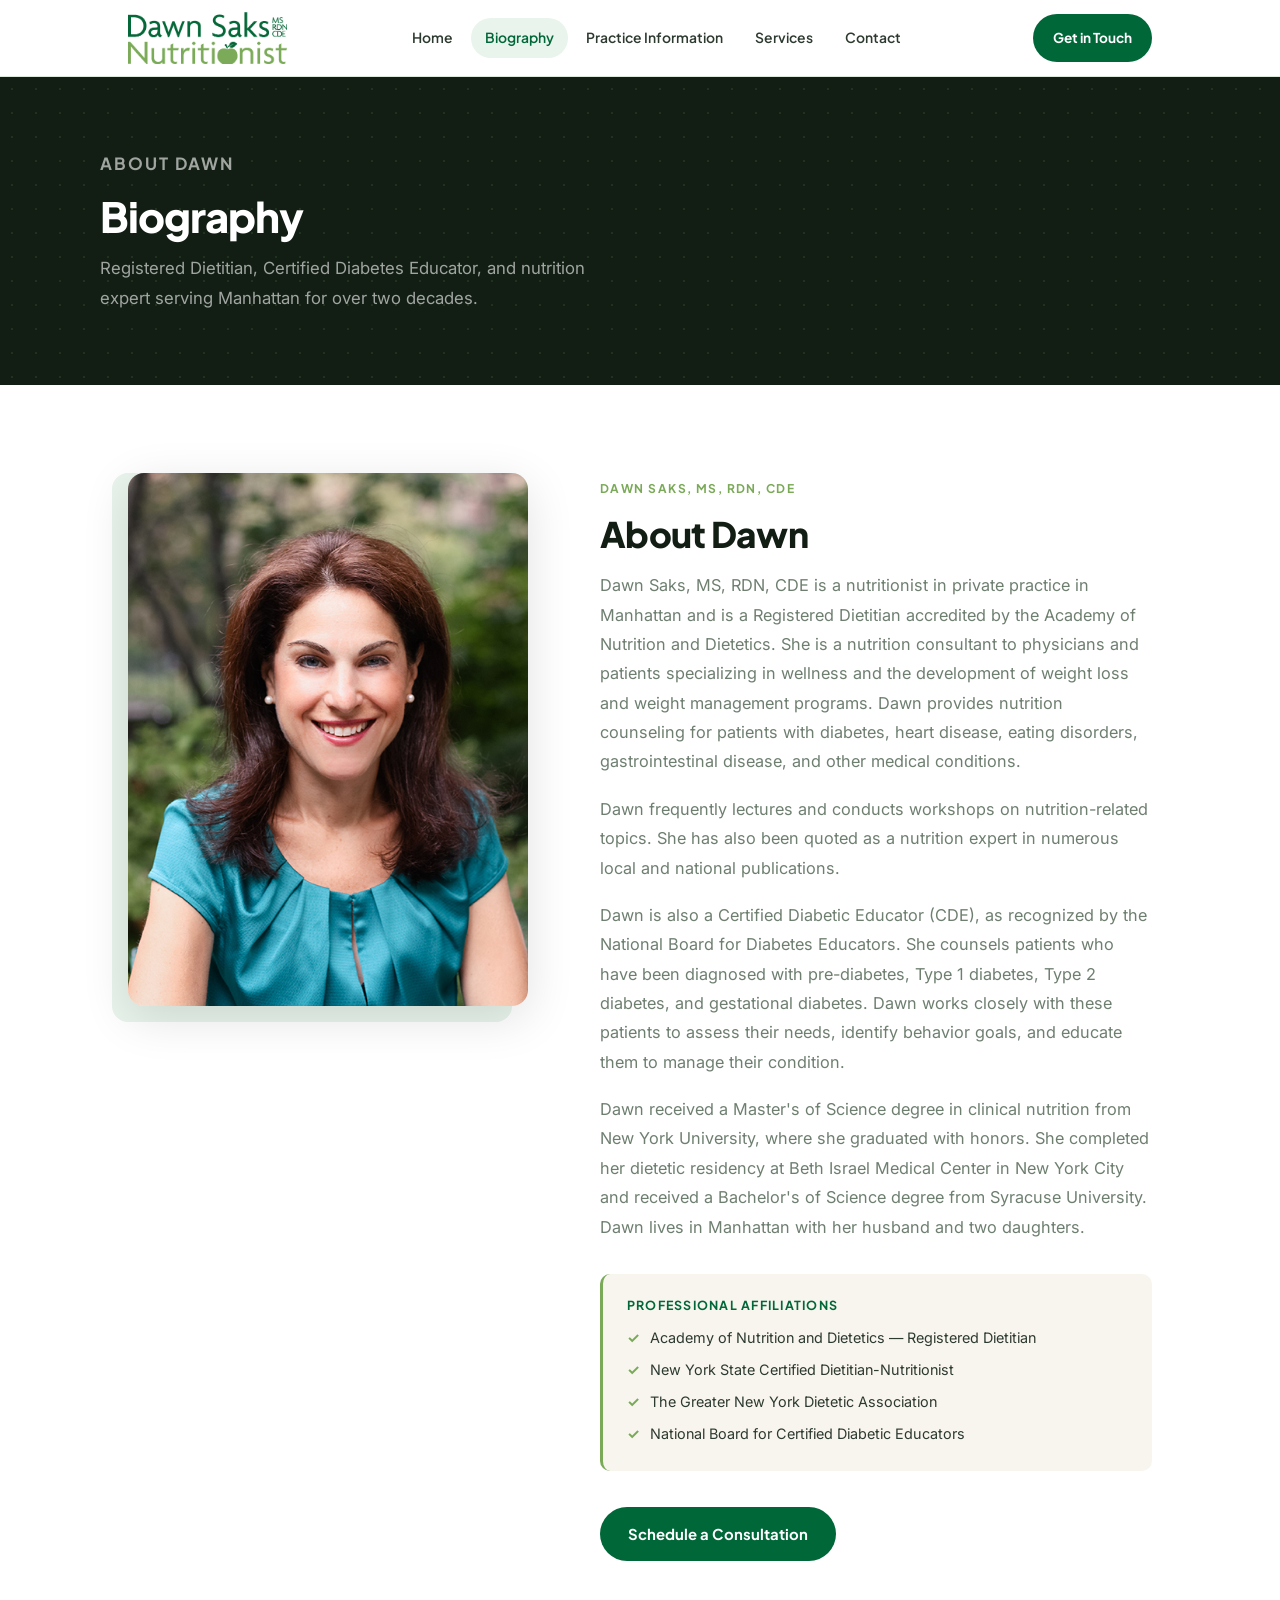
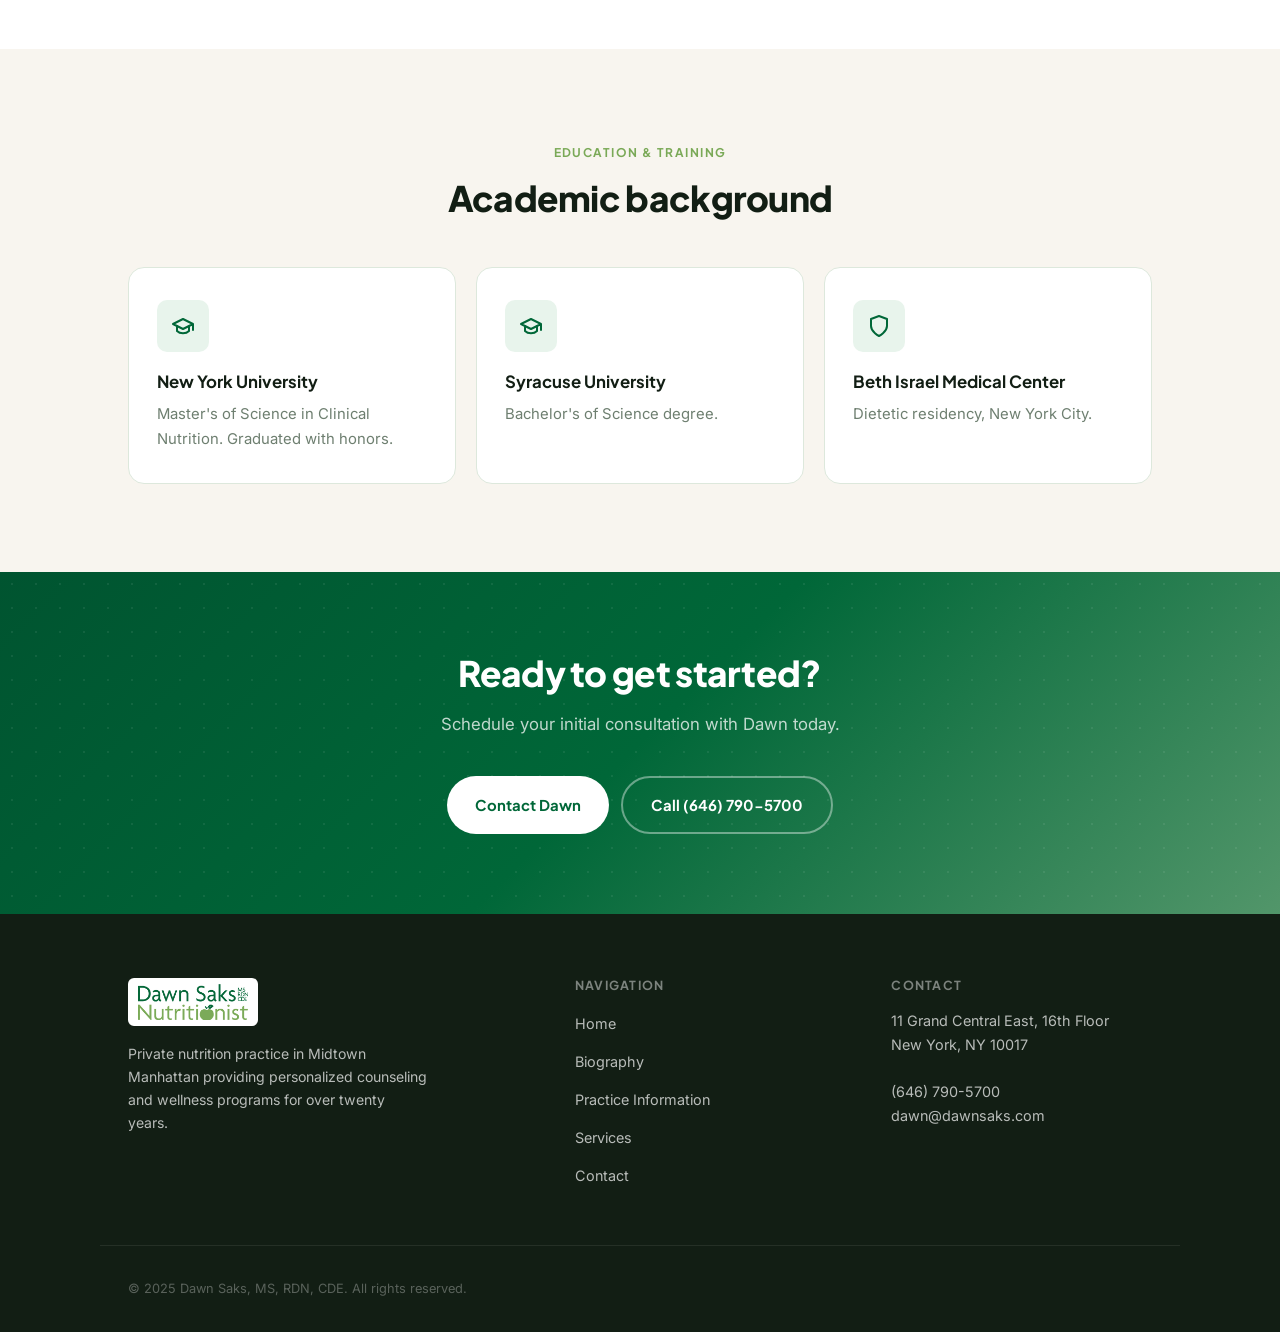
<file: biography.html>
<!DOCTYPE html>
<html lang="en">
<head>
  <meta charset="UTF-8" />
  <meta name="viewport" content="width=device-width, initial-scale=1.0" />
  <title>Biography — Dawn Saks, MS, RDN, CDE</title>
  <meta name="description" content="Learn about Dawn Saks, MS, RDN, CDE — a Registered Dietitian and Certified Diabetes Educator in private practice in Manhattan, NYC." />
  <link rel="stylesheet" href="styles.css" />
</head>
<body>

<header>
  <div class="nav-inner">
    <a href="index.html" class="nav-logo">
      <img src="images/ds-logo.jpg" alt="Dawn Saks, MS, RDN, CDE — Nutritionist" class="nav-logo-img" />
    </a>
    <nav>
      <ul class="nav-links">
        <li><a href="index.html">Home</a></li>
        <li><a href="biography.html" class="active">Biography</a></li>
        <li><a href="practice-information.html">Practice Information</a></li>
        <li><a href="services.html">Services</a></li>
        <li><a href="contact.html">Contact</a></li>
      </ul>
    </nav>
    <a href="contact.html" class="btn btn-primary nav-cta" style="font-size:0.85rem; padding:10px 20px;">Get in Touch</a>
    <button class="nav-toggle" aria-label="Open menu" onclick="document.getElementById('drawer').classList.toggle('open')">
      <span></span><span></span><span></span>
    </button>
  </div>
  <nav class="nav-drawer" id="drawer">
    <a href="index.html">Home</a>
    <a href="biography.html" class="active">Biography</a>
    <a href="practice-information.html">Practice Information</a>
    <a href="services.html">Services</a>
    <a href="contact.html">Contact</a>
  </nav>
</header>

<section class="page-hero">
  <div class="page-hero-dots"></div>
  <div class="page-hero-inner">
    <p class="eyebrow eyebrow-white">About Dawn</p>
    <h1>Biography</h1>
    <p>Registered Dietitian, Certified Diabetes Educator, and nutrition expert serving Manhattan for over two decades.</p>
  </div>
</section>

<section class="section">
  <div class="container">
    <div class="bio-split">
      <div class="bio-img-wrap">
        <div class="bio-img-bg"></div>
        <img src="images/dawn-headshot.jpg" alt="Dawn Saks, MS, RDN, CDE" class="bio-img" />
      </div>
      <div>
        <p class="eyebrow">Dawn Saks, MS, RDN, CDE</p>
        <h2 class="section-heading">About Dawn</h2>

        <div class="bio-content">
          <p>
            Dawn Saks, MS, RDN, CDE is a nutritionist in private practice in Manhattan and is a Registered Dietitian accredited by the Academy of Nutrition and Dietetics. She is a nutrition consultant to physicians and patients specializing in wellness and the development of weight loss and weight management programs. Dawn provides nutrition counseling for patients with diabetes, heart disease, eating disorders, gastrointestinal disease, and other medical conditions.
          </p>
          <p>
            Dawn frequently lectures and conducts workshops on nutrition-related topics. She has also been quoted as a nutrition expert in numerous local and national publications.
          </p>
          <p>
            Dawn is also a Certified Diabetic Educator (CDE), as recognized by the National Board for Diabetes Educators. She counsels patients who have been diagnosed with pre-diabetes, Type 1 diabetes, Type 2 diabetes, and gestational diabetes. Dawn works closely with these patients to assess their needs, identify behavior goals, and educate them to manage their condition.
          </p>
          <p>
            Dawn received a Master's of Science degree in clinical nutrition from New York University, where she graduated with honors. She completed her dietetic residency at Beth Israel Medical Center in New York City and received a Bachelor's of Science degree from Syracuse University. Dawn lives in Manhattan with her husband and two daughters.
          </p>
        </div>

        <div class="bio-affiliations">
          <h4>Professional Affiliations</h4>
          <ul>
            <li>Academy of Nutrition and Dietetics — Registered Dietitian</li>
            <li>New York State Certified Dietitian-Nutritionist</li>
            <li>The Greater New York Dietetic Association</li>
            <li>National Board for Certified Diabetic Educators</li>
          </ul>
        </div>

        <div style="margin-top: 36px;">
          <a href="contact.html" class="btn btn-primary">Schedule a Consultation</a>
        </div>
      </div>
    </div>
  </div>
</section>

<!-- Education Cards -->
<section class="section-cream">
  <div class="container">
    <div style="text-align:center; margin-bottom:48px;">
      <p class="eyebrow">Education &amp; Training</p>
      <h2 class="section-heading">Academic background</h2>
    </div>
    <div class="card-grid">
      <div class="card">
        <div class="card-icon">
          <svg width="24" height="24" viewBox="0 0 24 24" fill="none" stroke="#006738" stroke-width="2" stroke-linecap="round" stroke-linejoin="round">
            <path d="M22 10v6M2 10l10-5 10 5-10 5z"/><path d="M6 12v5c3 3 9 3 12 0v-5"/>
          </svg>
        </div>
        <h3>New York University</h3>
        <p>Master's of Science in Clinical Nutrition. Graduated with honors.</p>
      </div>
      <div class="card">
        <div class="card-icon">
          <svg width="24" height="24" viewBox="0 0 24 24" fill="none" stroke="#006738" stroke-width="2" stroke-linecap="round" stroke-linejoin="round">
            <path d="M22 10v6M2 10l10-5 10 5-10 5z"/><path d="M6 12v5c3 3 9 3 12 0v-5"/>
          </svg>
        </div>
        <h3>Syracuse University</h3>
        <p>Bachelor's of Science degree.</p>
      </div>
      <div class="card">
        <div class="card-icon">
          <svg width="24" height="24" viewBox="0 0 24 24" fill="none" stroke="#006738" stroke-width="2" stroke-linecap="round" stroke-linejoin="round">
            <path d="M12 22s8-4 8-10V5l-8-3-8 3v7c0 6 8 10 8 10z"/>
          </svg>
        </div>
        <h3>Beth Israel Medical Center</h3>
        <p>Dietetic residency, New York City.</p>
      </div>
    </div>
  </div>
</section>

<div class="cta-banner">
  <div class="cta-banner-inner">
    <h2>Ready to get started?</h2>
    <p>Schedule your initial consultation with Dawn today.</p>
    <div class="cta-actions">
      <a href="contact.html" class="btn btn-white">Contact Dawn</a>
      <a href="tel:6467905700" class="btn btn-outline">Call (646) 790-5700</a>
    </div>
  </div>
</div>

<footer>
  <div class="footer-grid">
    <div class="footer-brand">
      <img src="images/ds-logo.jpg" alt="Dawn Saks Nutritionist" style="height:48px; width:auto; margin-bottom:16px; background:white; padding:6px 10px; border-radius:6px;" />
      <p>Private nutrition practice in Midtown Manhattan providing personalized counseling and wellness programs for over twenty years.</p>
    </div>
    <div class="footer-col">
      <h4>Navigation</h4>
      <ul>
        <li><a href="index.html">Home</a></li>
        <li><a href="biography.html">Biography</a></li>
        <li><a href="practice-information.html">Practice Information</a></li>
        <li><a href="services.html">Services</a></li>
        <li><a href="contact.html">Contact</a></li>
      </ul>
    </div>
    <div class="footer-col">
      <h4>Contact</h4>
      <p>11 Grand Central East, 16th Floor<br/>New York, NY 10017<br/><br/>
      <a href="tel:6467905700">(646) 790-5700</a><br/>
      <a href="mailto:dawn@dawnsaks.com">dawn@dawnsaks.com</a></p>
    </div>
  </div>
  <div class="footer-bottom">&copy; 2025 Dawn Saks, MS, RDN, CDE. All rights reserved.</div>
</footer>

</body>
</html>
</file>
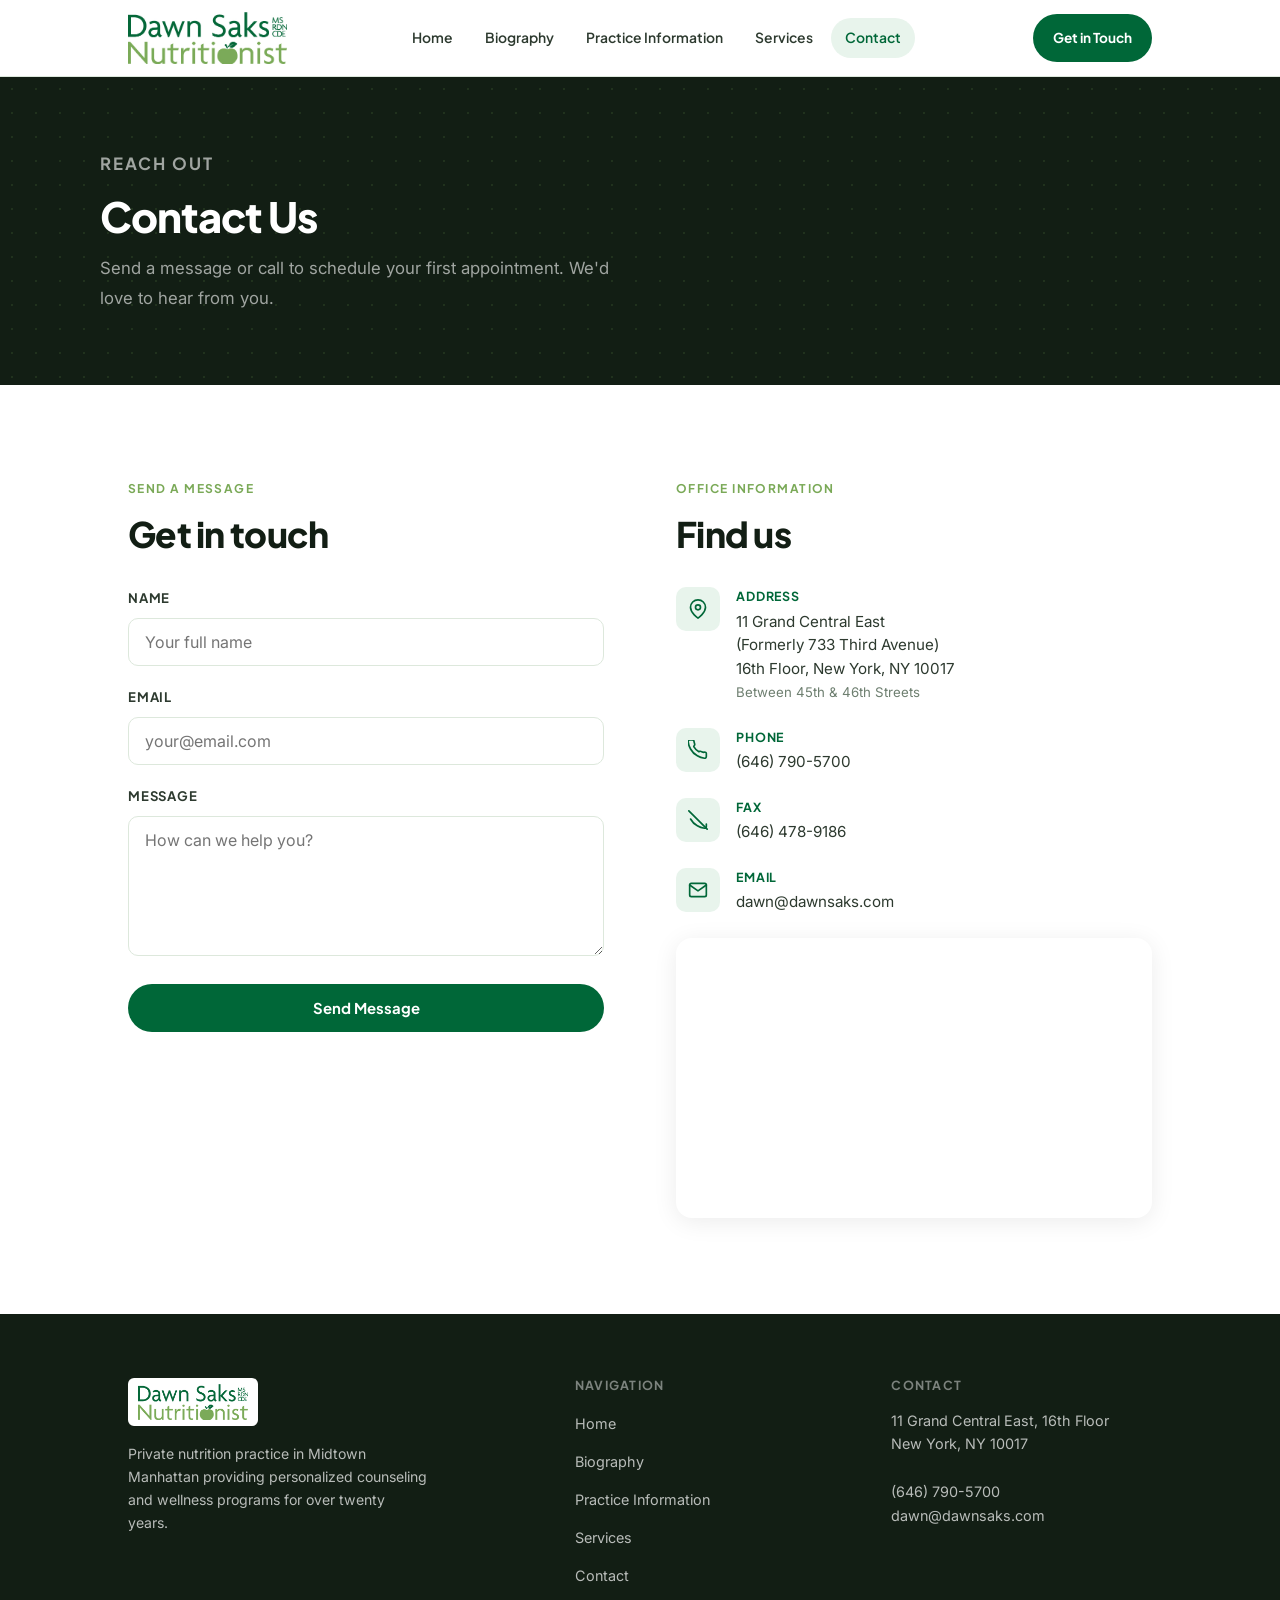
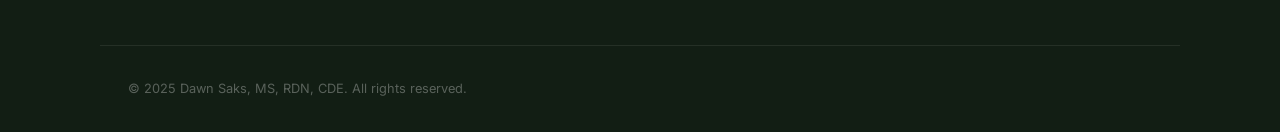
<file: contact.html>
<!DOCTYPE html>
<html lang="en">
<head>
  <meta charset="UTF-8" />
  <meta name="viewport" content="width=device-width, initial-scale=1.0" />
  <title>Contact — Dawn Saks, MS, RDN, CDE</title>
  <meta name="description" content="Contact Dawn Saks to schedule a nutrition consultation. Located at 11 Grand Central East, 16th Floor, New York, NY 10017. Call (646) 790-5700." />
  <link rel="stylesheet" href="styles.css" />
</head>
<body>

<header>
  <div class="nav-inner">
    <a href="index.html" class="nav-logo">
      <img src="images/ds-logo.jpg" alt="Dawn Saks, MS, RDN, CDE — Nutritionist" class="nav-logo-img" />
    </a>
    <nav>
      <ul class="nav-links">
        <li><a href="index.html">Home</a></li>
        <li><a href="biography.html">Biography</a></li>
        <li><a href="practice-information.html">Practice Information</a></li>
        <li><a href="services.html">Services</a></li>
        <li><a href="contact.html" class="active">Contact</a></li>
      </ul>
    </nav>
    <a href="contact.html" class="btn btn-primary nav-cta" style="font-size:0.85rem; padding:10px 20px;">Get in Touch</a>
    <button class="nav-toggle" aria-label="Open menu" onclick="document.getElementById('drawer').classList.toggle('open')">
      <span></span><span></span><span></span>
    </button>
  </div>
  <nav class="nav-drawer" id="drawer">
    <a href="index.html">Home</a>
    <a href="biography.html">Biography</a>
    <a href="practice-information.html">Practice Information</a>
    <a href="services.html">Services</a>
    <a href="contact.html" class="active">Contact</a>
  </nav>
</header>

<section class="page-hero">
  <div class="page-hero-dots"></div>
  <div class="page-hero-inner">
    <p class="eyebrow eyebrow-white">Reach Out</p>
    <h1>Contact Us</h1>
    <p>Send a message or call to schedule your first appointment. We'd love to hear from you.</p>
  </div>
</section>

<section class="section">
  <div class="container">
    <div class="contact-wrap">

      <!-- Form -->
      <div>
        <p class="eyebrow">Send a Message</p>
        <h2 class="section-heading" style="margin-bottom:32px;">Get in touch</h2>
        <form action="https://formspree.io/f/mdawlqao" method="POST">
          <input type="hidden" name="_subject" value="New message from dawnsaks.com" />
          <div class="form-group">
            <label for="name">Name</label>
            <input type="text" id="name" name="name" placeholder="Your full name" required autocomplete="name" />
          </div>
          <div class="form-group">
            <label for="email">Email</label>
            <input type="email" id="email" name="email" placeholder="your@email.com" required autocomplete="email" />
          </div>
          <div class="form-group">
            <label for="message">Message</label>
            <textarea id="message" name="message" placeholder="How can we help you?" required></textarea>
          </div>
          <button type="submit" class="btn btn-primary" style="width:100%; justify-content:center;">Send Message</button>
        </form>
      </div>

      <!-- Info -->
      <div>
        <p class="eyebrow">Office Information</p>
        <h2 class="section-heading" style="margin-bottom:32px;">Find us</h2>
        <div class="contact-info">
          <div class="contact-info-item">
            <div class="contact-info-icon">
              <svg width="20" height="20" viewBox="0 0 24 24" fill="none" stroke="#006738" stroke-width="2" stroke-linecap="round" stroke-linejoin="round">
                <path d="M21 10c0 7-9 13-9 13s-9-6-9-13a9 9 0 0118 0z"/><circle cx="12" cy="10" r="3"/>
              </svg>
            </div>
            <div class="contact-info-text">
              <strong>Address</strong>
              11 Grand Central East<br/>
              (Formerly 733 Third Avenue)<br/>
              16th Floor, New York, NY 10017<br/>
              <span style="font-size:0.83rem; color:var(--muted);">Between 45th &amp; 46th Streets</span>
            </div>
          </div>
          <div class="contact-info-item">
            <div class="contact-info-icon">
              <svg width="20" height="20" viewBox="0 0 24 24" fill="none" stroke="#006738" stroke-width="2" stroke-linecap="round" stroke-linejoin="round">
                <path d="M22 16.92v3a2 2 0 01-2.18 2 19.79 19.79 0 01-8.63-3.07A19.5 19.5 0 013.07 10.8 19.79 19.79 0 01.22 2.18 2 2 0 012.22 0h3a2 2 0 012 1.72c.127.96.361 1.903.7 2.81a2 2 0 01-.45 2.11L6.91 7.91a16 16 0 006.18 6.18l1.08-.47a2 2 0 012.11.45c.907.339 1.85.573 2.81.7A2 2 0 0122 16.92z"/>
              </svg>
            </div>
            <div class="contact-info-text">
              <strong>Phone</strong>
              <a href="tel:6467905700">(646) 790-5700</a>
            </div>
          </div>
          <div class="contact-info-item">
            <div class="contact-info-icon">
              <svg width="20" height="20" viewBox="0 0 24 24" fill="none" stroke="#006738" stroke-width="2" stroke-linecap="round" stroke-linejoin="round">
                <path d="M22 16.92v3a2 2 0 01-2.18 2 19.79 19.79 0 01-8.63-3.07A19.5 19.5 0 013.07 10.8"/><line x1="1" y1="1" x2="23" y2="23"/>
              </svg>
            </div>
            <div class="contact-info-text">
              <strong>Fax</strong>
              (646) 478-9186
            </div>
          </div>
          <div class="contact-info-item">
            <div class="contact-info-icon">
              <svg width="20" height="20" viewBox="0 0 24 24" fill="none" stroke="#006738" stroke-width="2" stroke-linecap="round" stroke-linejoin="round">
                <path d="M4 4h16c1.1 0 2 .9 2 2v12c0 1.1-.9 2-2 2H4c-1.1 0-2-.9-2-2V6c0-1.1.9-2 2-2z"/><polyline points="22,6 12,13 2,6"/>
              </svg>
            </div>
            <div class="contact-info-text">
              <strong>Email</strong>
              <a href="mailto:dawn@dawnsaks.com">dawn@dawnsaks.com</a>
            </div>
          </div>
        </div>
        <iframe
          class="map-embed"
          src="https://maps.google.com/maps?q=40.752850,-73.972180&z=16&output=embed"
          allowfullscreen
          loading="lazy"
          title="Office location"
        ></iframe>
      </div>

    </div>
  </div>
</section>

<footer>
  <div class="footer-grid">
    <div class="footer-brand">
      <img src="images/ds-logo.jpg" alt="Dawn Saks Nutritionist" style="height:48px; width:auto; margin-bottom:16px; background:white; padding:6px 10px; border-radius:6px;" />
      <p>Private nutrition practice in Midtown Manhattan providing personalized counseling and wellness programs for over twenty years.</p>
    </div>
    <div class="footer-col">
      <h4>Navigation</h4>
      <ul>
        <li><a href="index.html">Home</a></li>
        <li><a href="biography.html">Biography</a></li>
        <li><a href="practice-information.html">Practice Information</a></li>
        <li><a href="services.html">Services</a></li>
        <li><a href="contact.html">Contact</a></li>
      </ul>
    </div>
    <div class="footer-col">
      <h4>Contact</h4>
      <p>11 Grand Central East, 16th Floor<br/>New York, NY 10017<br/><br/>
      <a href="tel:6467905700">(646) 790-5700</a><br/>
      <a href="mailto:dawn@dawnsaks.com">dawn@dawnsaks.com</a></p>
    </div>
  </div>
  <div class="footer-bottom">&copy; 2025 Dawn Saks, MS, RDN, CDE. All rights reserved.</div>
</footer>

</body>
</html>
</file>
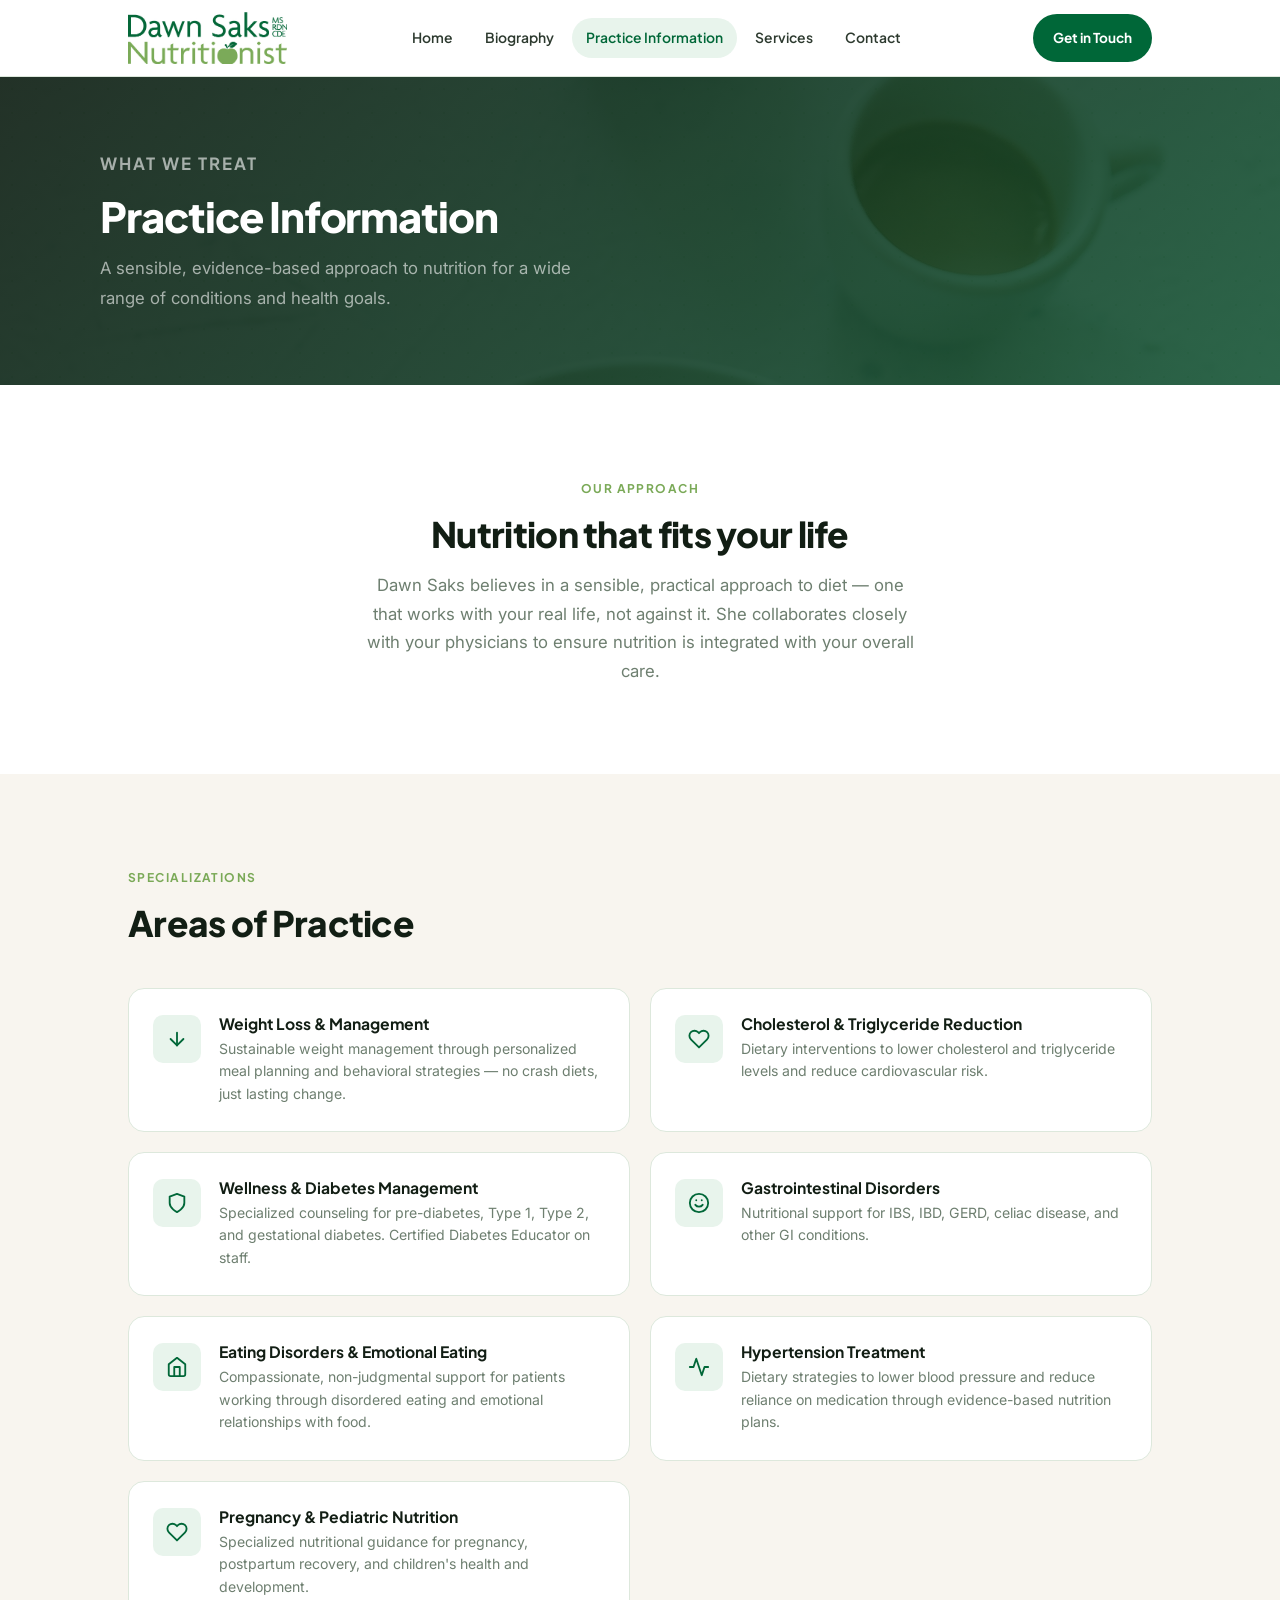
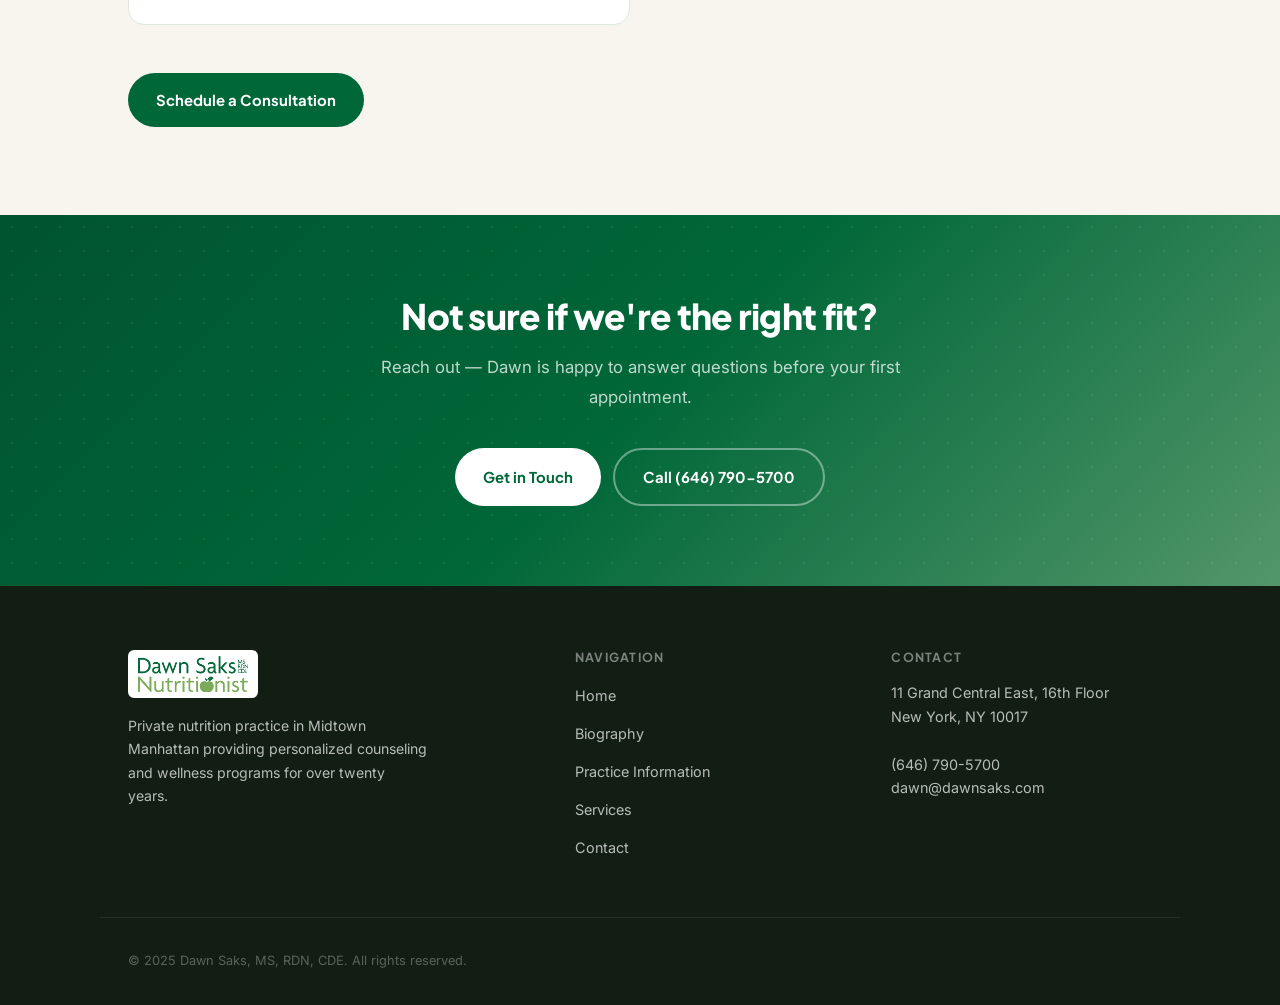
<file: practice-information.html>
<!DOCTYPE html>
<html lang="en">
<head>
  <meta charset="UTF-8" />
  <meta name="viewport" content="width=device-width, initial-scale=1.0" />
  <title>Practice Information — Dawn Saks, MS, RDN, CDE</title>
  <meta name="description" content="Dawn Saks specializes in weight management, diabetes, GI disorders, eating disorders, heart disease, and more. Nutrition counseling in Midtown Manhattan." />
  <link rel="stylesheet" href="styles.css" />
</head>
<body>

<header>
  <div class="nav-inner">
    <a href="index.html" class="nav-logo">
      <img src="images/ds-logo.jpg" alt="Dawn Saks, MS, RDN, CDE — Nutritionist" class="nav-logo-img" />
    </a>
    <nav>
      <ul class="nav-links">
        <li><a href="index.html">Home</a></li>
        <li><a href="biography.html">Biography</a></li>
        <li><a href="practice-information.html" class="active">Practice Information</a></li>
        <li><a href="services.html">Services</a></li>
        <li><a href="contact.html">Contact</a></li>
      </ul>
    </nav>
    <a href="contact.html" class="btn btn-primary nav-cta" style="font-size:0.85rem; padding:10px 20px;">Get in Touch</a>
    <button class="nav-toggle" aria-label="Open menu" onclick="document.getElementById('drawer').classList.toggle('open')">
      <span></span><span></span><span></span>
    </button>
  </div>
  <nav class="nav-drawer" id="drawer">
    <a href="index.html">Home</a>
    <a href="biography.html">Biography</a>
    <a href="practice-information.html" class="active">Practice Information</a>
    <a href="services.html">Services</a>
    <a href="contact.html">Contact</a>
  </nav>
</header>

<section class="page-hero" style="background-image: url('images/food-bowl.jpg'); background-size: cover; background-position: center 40%;">
  <div class="page-hero-dots"></div>
  <div style="position:absolute; inset:0; background: linear-gradient(135deg, rgba(5,22,10,0.88) 0%, rgba(0,70,35,0.82) 100%);"></div>
  <div class="page-hero-inner" style="position:relative; z-index:1;">
    <p class="eyebrow eyebrow-white">What We Treat</p>
    <h1>Practice Information</h1>
    <p>A sensible, evidence-based approach to nutrition for a wide range of conditions and health goals.</p>
  </div>
</section>

<!-- Intro -->
<section class="section">
  <div class="container">
    <div style="max-width:700px; margin:0 auto; text-align:center;">
      <p class="eyebrow">Our Approach</p>
      <h2 class="section-heading">Nutrition that fits your life</h2>
      <p class="section-sub" style="margin:0 auto;">Dawn Saks believes in a sensible, practical approach to diet — one that works with your real life, not against it. She collaborates closely with your physicians to ensure nutrition is integrated with your overall care.</p>
    </div>
  </div>
</section>

<!-- Practice Areas -->
<section class="section-cream">
  <div class="container">
    <div style="margin-bottom: 44px;">
      <p class="eyebrow">Specializations</p>
      <h2 class="section-heading">Areas of Practice</h2>
    </div>
    <div class="practice-grid">
      <div class="practice-item">
        <div class="practice-item-icon">
          <svg width="22" height="22" viewBox="0 0 24 24" fill="none" stroke="#006738" stroke-width="2" stroke-linecap="round" stroke-linejoin="round">
            <line x1="12" y1="5" x2="12" y2="19"/><polyline points="19 12 12 19 5 12"/>
          </svg>
        </div>
        <div>
          <h3>Weight Loss &amp; Management</h3>
          <p>Sustainable weight management through personalized meal planning and behavioral strategies — no crash diets, just lasting change.</p>
        </div>
      </div>
      <div class="practice-item">
        <div class="practice-item-icon">
          <svg width="22" height="22" viewBox="0 0 24 24" fill="none" stroke="#006738" stroke-width="2" stroke-linecap="round" stroke-linejoin="round">
            <path d="M20.84 4.61a5.5 5.5 0 00-7.78 0L12 5.67l-1.06-1.06a5.5 5.5 0 00-7.78 7.78l1.06 1.06L12 21.23l7.78-7.78 1.06-1.06a5.5 5.5 0 000-7.78z"/>
          </svg>
        </div>
        <div>
          <h3>Cholesterol &amp; Triglyceride Reduction</h3>
          <p>Dietary interventions to lower cholesterol and triglyceride levels and reduce cardiovascular risk.</p>
        </div>
      </div>
      <div class="practice-item">
        <div class="practice-item-icon">
          <svg width="22" height="22" viewBox="0 0 24 24" fill="none" stroke="#006738" stroke-width="2" stroke-linecap="round" stroke-linejoin="round">
            <path d="M12 22s8-4 8-10V5l-8-3-8 3v7c0 6 8 10 8 10z"/>
          </svg>
        </div>
        <div>
          <h3>Wellness &amp; Diabetes Management</h3>
          <p>Specialized counseling for pre-diabetes, Type 1, Type 2, and gestational diabetes. Certified Diabetes Educator on staff.</p>
        </div>
      </div>
      <div class="practice-item">
        <div class="practice-item-icon">
          <svg width="22" height="22" viewBox="0 0 24 24" fill="none" stroke="#006738" stroke-width="2" stroke-linecap="round" stroke-linejoin="round">
            <circle cx="12" cy="12" r="10"/><path d="M8 14s1.5 2 4 2 4-2 4-2"/><line x1="9" y1="9" x2="9.01" y2="9"/><line x1="15" y1="9" x2="15.01" y2="9"/>
          </svg>
        </div>
        <div>
          <h3>Gastrointestinal Disorders</h3>
          <p>Nutritional support for IBS, IBD, GERD, celiac disease, and other GI conditions.</p>
        </div>
      </div>
      <div class="practice-item">
        <div class="practice-item-icon">
          <svg width="22" height="22" viewBox="0 0 24 24" fill="none" stroke="#006738" stroke-width="2" stroke-linecap="round" stroke-linejoin="round">
            <path d="M3 9l9-7 9 7v11a2 2 0 01-2 2H5a2 2 0 01-2-2z"/><polyline points="9 22 9 12 15 12 15 22"/>
          </svg>
        </div>
        <div>
          <h3>Eating Disorders &amp; Emotional Eating</h3>
          <p>Compassionate, non-judgmental support for patients working through disordered eating and emotional relationships with food.</p>
        </div>
      </div>
      <div class="practice-item">
        <div class="practice-item-icon">
          <svg width="22" height="22" viewBox="0 0 24 24" fill="none" stroke="#006738" stroke-width="2" stroke-linecap="round" stroke-linejoin="round">
            <polyline points="22 12 18 12 15 21 9 3 6 12 2 12"/>
          </svg>
        </div>
        <div>
          <h3>Hypertension Treatment</h3>
          <p>Dietary strategies to lower blood pressure and reduce reliance on medication through evidence-based nutrition plans.</p>
        </div>
      </div>
      <div class="practice-item">
        <div class="practice-item-icon">
          <svg width="22" height="22" viewBox="0 0 24 24" fill="none" stroke="#006738" stroke-width="2" stroke-linecap="round" stroke-linejoin="round">
            <path d="M20.84 4.61a5.5 5.5 0 00-7.78 0L12 5.67l-1.06-1.06a5.5 5.5 0 00-7.78 7.78l1.06 1.06L12 21.23l7.78-7.78 1.06-1.06a5.5 5.5 0 000-7.78z"/>
          </svg>
        </div>
        <div>
          <h3>Pregnancy &amp; Pediatric Nutrition</h3>
          <p>Specialized nutritional guidance for pregnancy, postpartum recovery, and children's health and development.</p>
        </div>
      </div>
    </div>
    <div style="margin-top: 48px;">
      <a href="contact.html" class="btn btn-primary">Schedule a Consultation</a>
    </div>
  </div>
</section>

<div class="cta-banner">
  <div class="cta-banner-inner">
    <h2>Not sure if we're the right fit?</h2>
    <p>Reach out — Dawn is happy to answer questions before your first appointment.</p>
    <div class="cta-actions">
      <a href="contact.html" class="btn btn-white">Get in Touch</a>
      <a href="tel:6467905700" class="btn btn-outline">Call (646) 790-5700</a>
    </div>
  </div>
</div>

<footer>
  <div class="footer-grid">
    <div class="footer-brand">
      <img src="images/ds-logo.jpg" alt="Dawn Saks Nutritionist" style="height:48px; width:auto; margin-bottom:16px; background:white; padding:6px 10px; border-radius:6px;" />
      <p>Private nutrition practice in Midtown Manhattan providing personalized counseling and wellness programs for over twenty years.</p>
    </div>
    <div class="footer-col">
      <h4>Navigation</h4>
      <ul>
        <li><a href="index.html">Home</a></li>
        <li><a href="biography.html">Biography</a></li>
        <li><a href="practice-information.html">Practice Information</a></li>
        <li><a href="services.html">Services</a></li>
        <li><a href="contact.html">Contact</a></li>
      </ul>
    </div>
    <div class="footer-col">
      <h4>Contact</h4>
      <p>11 Grand Central East, 16th Floor<br/>New York, NY 10017<br/><br/>
      <a href="tel:6467905700">(646) 790-5700</a><br/>
      <a href="mailto:dawn@dawnsaks.com">dawn@dawnsaks.com</a></p>
    </div>
  </div>
  <div class="footer-bottom">&copy; 2025 Dawn Saks, MS, RDN, CDE. All rights reserved.</div>
</footer>

</body>
</html>
</file>
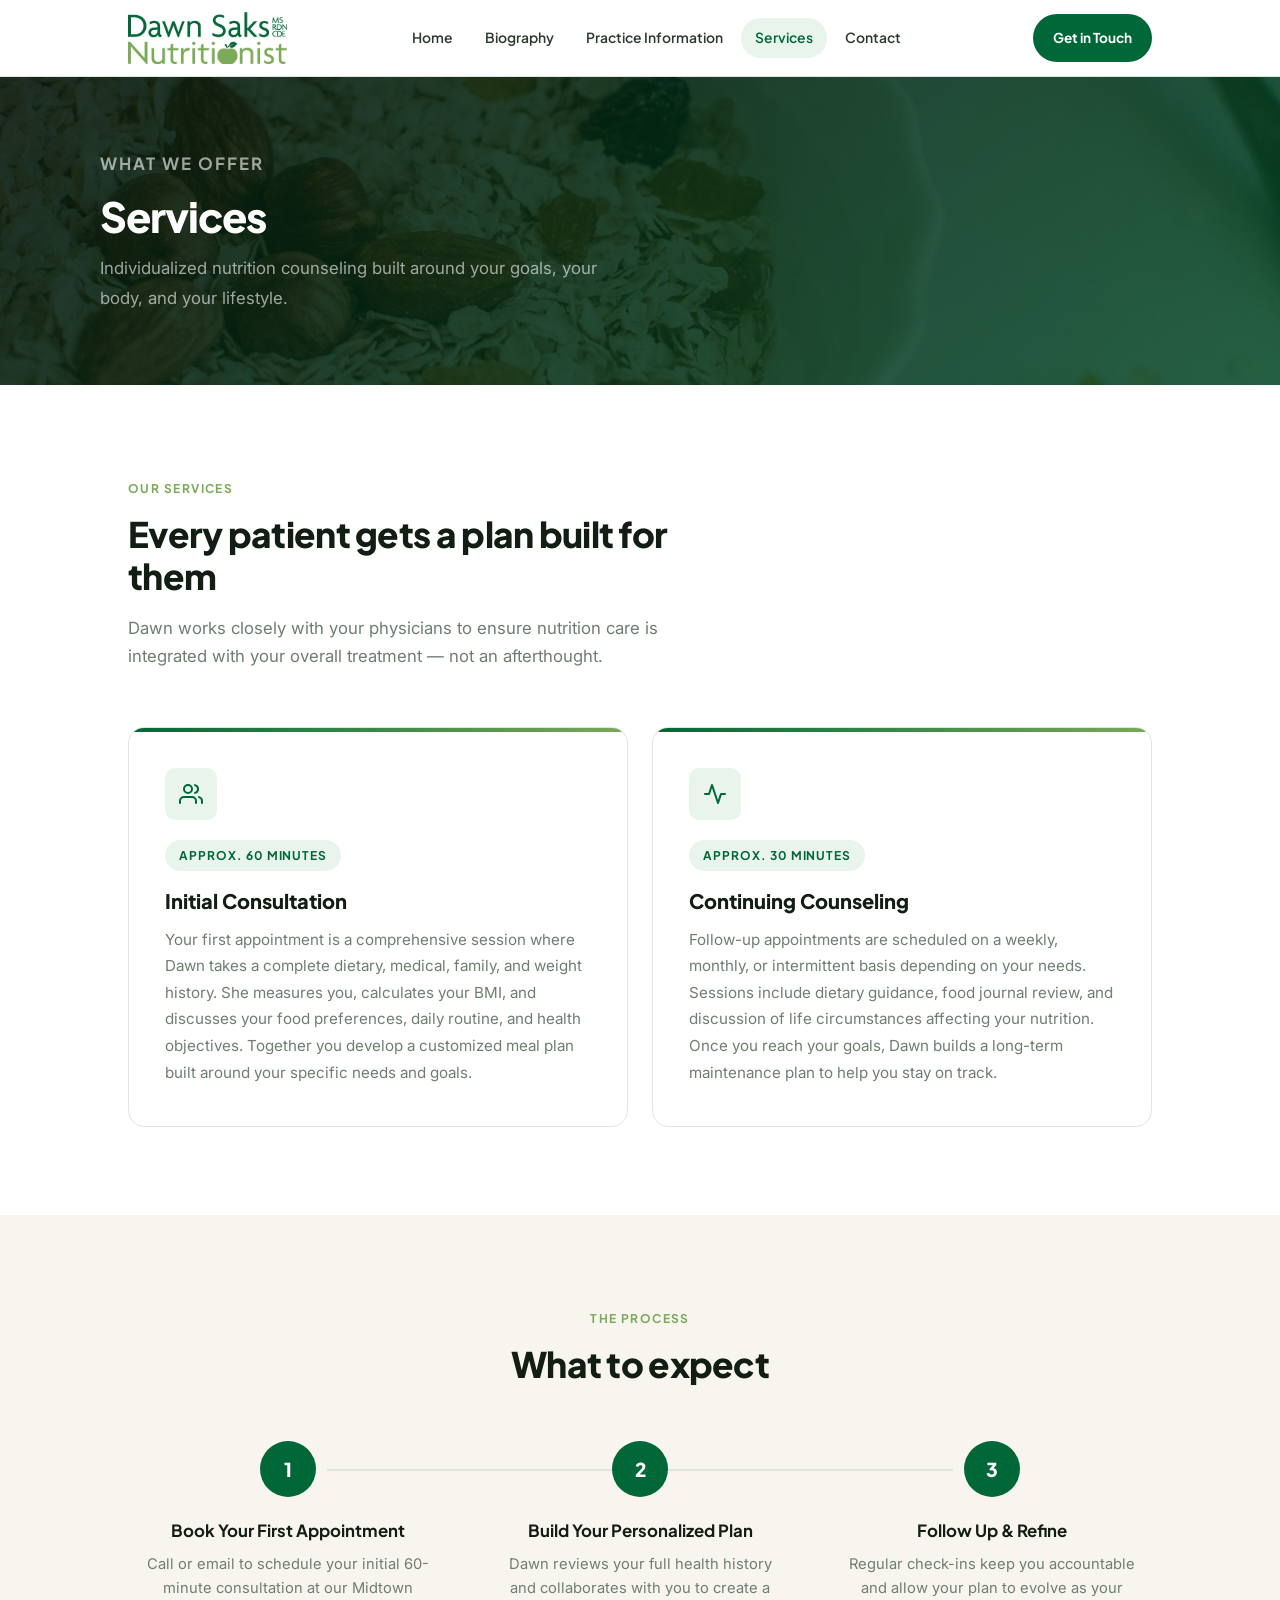
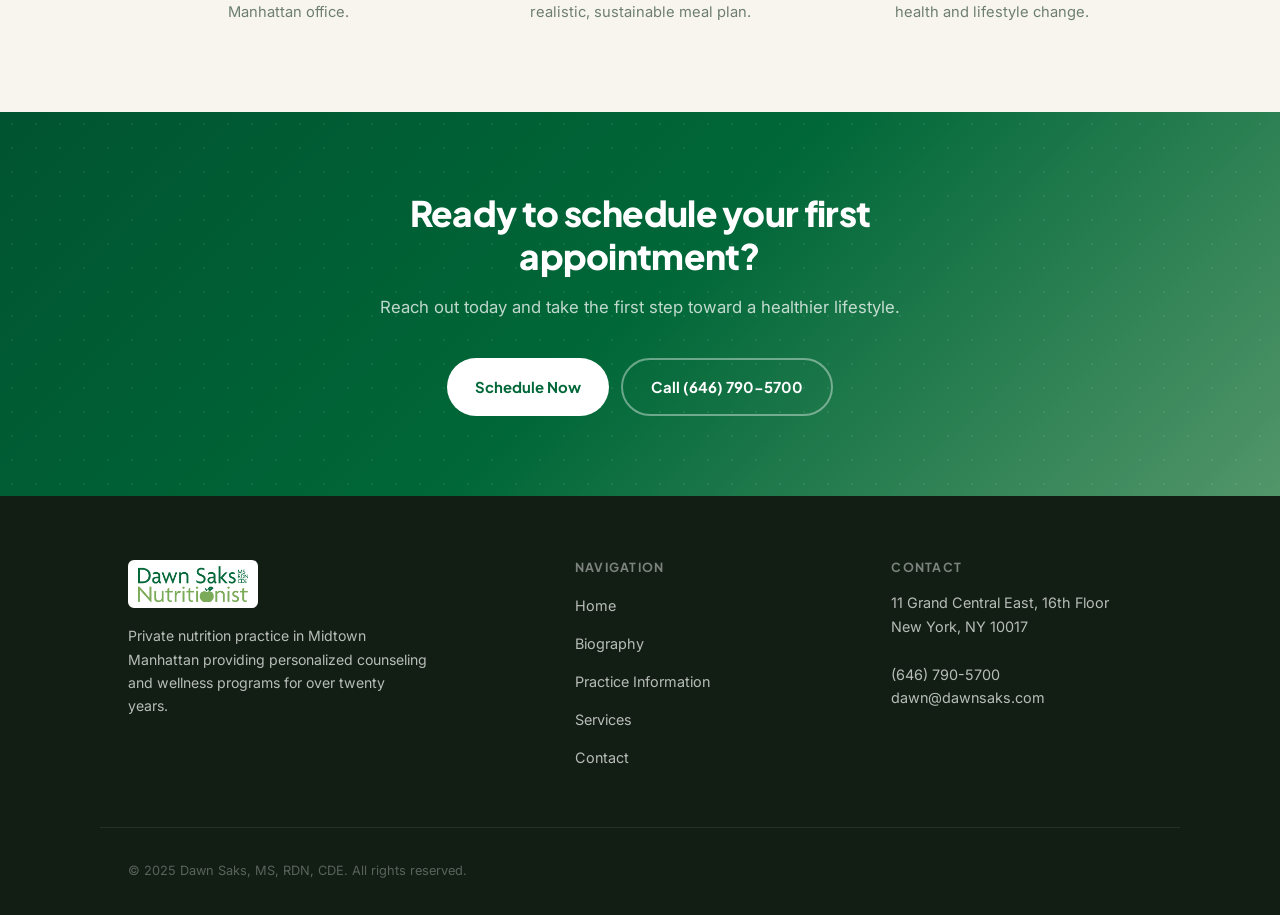
<file: services.html>
<!DOCTYPE html>
<html lang="en">
<head>
  <meta charset="UTF-8" />
  <meta name="viewport" content="width=device-width, initial-scale=1.0" />
  <title>Services — Dawn Saks, MS, RDN, CDE</title>
  <meta name="description" content="Dawn Saks offers initial nutrition consultations and ongoing counseling sessions in Midtown Manhattan, tailored to your individual health goals." />
  <link rel="stylesheet" href="styles.css" />
</head>
<body>

<header>
  <div class="nav-inner">
    <a href="index.html" class="nav-logo">
      <img src="images/ds-logo.jpg" alt="Dawn Saks, MS, RDN, CDE — Nutritionist" class="nav-logo-img" />
    </a>
    <nav>
      <ul class="nav-links">
        <li><a href="index.html">Home</a></li>
        <li><a href="biography.html">Biography</a></li>
        <li><a href="practice-information.html">Practice Information</a></li>
        <li><a href="services.html" class="active">Services</a></li>
        <li><a href="contact.html">Contact</a></li>
      </ul>
    </nav>
    <a href="contact.html" class="btn btn-primary nav-cta" style="font-size:0.85rem; padding:10px 20px;">Get in Touch</a>
    <button class="nav-toggle" aria-label="Open menu" onclick="document.getElementById('drawer').classList.toggle('open')">
      <span></span><span></span><span></span>
    </button>
  </div>
  <nav class="nav-drawer" id="drawer">
    <a href="index.html">Home</a>
    <a href="biography.html">Biography</a>
    <a href="practice-information.html">Practice Information</a>
    <a href="services.html" class="active">Services</a>
    <a href="contact.html">Contact</a>
  </nav>
</header>

<section class="page-hero" style="background-image: url('images/muesli.jpg'); background-size: cover; background-position: center;">
  <div class="page-hero-dots"></div>
  <div style="position:absolute; inset:0; background: linear-gradient(135deg, rgba(5,22,10,0.88) 0%, rgba(0,70,35,0.82) 100%);"></div>
  <div class="page-hero-inner" style="position:relative; z-index:1;">
    <p class="eyebrow eyebrow-white">What We Offer</p>
    <h1>Services</h1>
    <p>Individualized nutrition counseling built around your goals, your body, and your lifestyle.</p>
  </div>
</section>

<!-- Services -->
<section class="section">
  <div class="container">
    <div style="max-width:600px; margin-bottom:56px;">
      <p class="eyebrow">Our Services</p>
      <h2 class="section-heading">Every patient gets a plan built for them</h2>
      <p class="section-sub">Dawn works closely with your physicians to ensure nutrition care is integrated with your overall treatment — not an afterthought.</p>
    </div>
    <div class="service-grid">
      <div class="service-card">
        <div class="service-card-accent"></div>
        <div class="card-icon" style="margin-bottom:20px;">
          <svg width="24" height="24" viewBox="0 0 24 24" fill="none" stroke="#006738" stroke-width="2" stroke-linecap="round" stroke-linejoin="round">
            <path d="M17 21v-2a4 4 0 00-4-4H5a4 4 0 00-4 4v2"/><circle cx="9" cy="7" r="4"/><path d="M23 21v-2a4 4 0 00-3-3.87"/><path d="M16 3.13a4 4 0 010 7.75"/>
          </svg>
        </div>
        <span class="service-duration">Approx. 60 minutes</span>
        <h3>Initial Consultation</h3>
        <p>Your first appointment is a comprehensive session where Dawn takes a complete dietary, medical, family, and weight history. She measures you, calculates your BMI, and discusses your food preferences, daily routine, and health objectives. Together you develop a customized meal plan built around your specific needs and goals.</p>
      </div>
      <div class="service-card">
        <div class="service-card-accent"></div>
        <div class="card-icon" style="margin-bottom:20px;">
          <svg width="24" height="24" viewBox="0 0 24 24" fill="none" stroke="#006738" stroke-width="2" stroke-linecap="round" stroke-linejoin="round">
            <polyline points="22 12 18 12 15 21 9 3 6 12 2 12"/>
          </svg>
        </div>
        <span class="service-duration">Approx. 30 minutes</span>
        <h3>Continuing Counseling</h3>
        <p>Follow-up appointments are scheduled on a weekly, monthly, or intermittent basis depending on your needs. Sessions include dietary guidance, food journal review, and discussion of life circumstances affecting your nutrition. Once you reach your goals, Dawn builds a long-term maintenance plan to help you stay on track.</p>
      </div>
    </div>
  </div>
</section>

<!-- What to Expect -->
<section class="section-cream">
  <div class="container">
    <div style="text-align:center; max-width:520px; margin:0 auto 56px;">
      <p class="eyebrow">The Process</p>
      <h2 class="section-heading">What to expect</h2>
    </div>
    <div class="steps">
      <div class="step">
        <div class="step-num">1</div>
        <h3>Book Your First Appointment</h3>
        <p>Call or email to schedule your initial 60-minute consultation at our Midtown Manhattan office.</p>
      </div>
      <div class="step">
        <div class="step-num">2</div>
        <h3>Build Your Personalized Plan</h3>
        <p>Dawn reviews your full health history and collaborates with you to create a realistic, sustainable meal plan.</p>
      </div>
      <div class="step">
        <div class="step-num">3</div>
        <h3>Follow Up &amp; Refine</h3>
        <p>Regular check-ins keep you accountable and allow your plan to evolve as your health and lifestyle change.</p>
      </div>
    </div>
  </div>
</section>

<div class="cta-banner">
  <div class="cta-banner-inner">
    <h2>Ready to schedule your first appointment?</h2>
    <p>Reach out today and take the first step toward a healthier lifestyle.</p>
    <div class="cta-actions">
      <a href="contact.html" class="btn btn-white">Schedule Now</a>
      <a href="tel:6467905700" class="btn btn-outline">Call (646) 790-5700</a>
    </div>
  </div>
</div>

<footer>
  <div class="footer-grid">
    <div class="footer-brand">
      <img src="images/ds-logo.jpg" alt="Dawn Saks Nutritionist" style="height:48px; width:auto; margin-bottom:16px; background:white; padding:6px 10px; border-radius:6px;" />
      <p>Private nutrition practice in Midtown Manhattan providing personalized counseling and wellness programs for over twenty years.</p>
    </div>
    <div class="footer-col">
      <h4>Navigation</h4>
      <ul>
        <li><a href="index.html">Home</a></li>
        <li><a href="biography.html">Biography</a></li>
        <li><a href="practice-information.html">Practice Information</a></li>
        <li><a href="services.html">Services</a></li>
        <li><a href="contact.html">Contact</a></li>
      </ul>
    </div>
    <div class="footer-col">
      <h4>Contact</h4>
      <p>11 Grand Central East, 16th Floor<br/>New York, NY 10017<br/><br/>
      <a href="tel:6467905700">(646) 790-5700</a><br/>
      <a href="mailto:dawn@dawnsaks.com">dawn@dawnsaks.com</a></p>
    </div>
  </div>
  <div class="footer-bottom">&copy; 2025 Dawn Saks, MS, RDN, CDE. All rights reserved.</div>
</footer>

</body>
</html>
</file>
<file: styles.css>
/* =========================================
   Dawn Saks, MS, RDN, CDE
   Modern Redesign — Berry Street Inspired
   ========================================= */

@import url('https://fonts.googleapis.com/css2?family=Plus+Jakarta+Sans:ital,wght@0,400;0,500;0,600;0,700;0,800;1,400&family=Inter:wght@400;500;600&display=swap');

/* === Variables === */
:root {
  --green:        #006738;
  --green-hover:  #005430;
  --green-mid:    #52966A;
  --green-accent: #7aa957;
  --green-light:  #E8F4EC;
  --cream:        #F8F5EF;
  --cream-dark:   #F0EDE6;
  --dark:         #121E14;
  --text:         #2D3A2F;
  --muted:        #6E7F70;
  --white:        #FFFFFF;
  --border:       #DDE8DC;
  --shadow-sm:    0 2px 8px rgba(0,0,0,0.06);
  --shadow:       0 4px 24px rgba(0,0,0,0.08);
  --shadow-lg:    0 12px 48px rgba(0,0,0,0.12);
  --radius:       16px;
  --radius-sm:    10px;
  --radius-pill:  999px;
  --max:          1080px;
}

/* === Reset === */
*, *::before, *::after { box-sizing: border-box; margin: 0; padding: 0; }
html { scroll-behavior: smooth; }
body {
  font-family: 'Inter', system-ui, sans-serif;
  font-size: 16px;
  line-height: 1.75;
  color: var(--text);
  background: var(--white);
  -webkit-font-smoothing: antialiased;
}
h1, h2, h3, h4, h5 {
  font-family: 'Plus Jakarta Sans', sans-serif;
  line-height: 1.2;
  color: var(--dark);
  font-weight: 700;
}
img { max-width: 100%; height: auto; display: block; }
a { color: var(--green); text-decoration: none; }
a:hover { text-decoration: underline; }

/* === Layout === */
.container {
  max-width: var(--max);
  margin: 0 auto;
  padding: 0 28px;
}
.section        { padding: 88px 0; }
.section-cream  { padding: 88px 0; background: var(--cream); }
.section-dark   { padding: 88px 0; background: var(--dark); }
.section-green  { padding: 88px 0; background: var(--green); }

/* === Typography === */
.eyebrow {
  display: inline-block;
  font-family: 'Plus Jakarta Sans', sans-serif;
  font-size: 0.75rem;
  font-weight: 700;
  letter-spacing: 0.12em;
  text-transform: uppercase;
  color: var(--green-accent);
  margin-bottom: 14px;
}
.eyebrow-white { color: rgba(255,255,255,0.7); }

.display-heading {
  font-size: clamp(2rem, 4.5vw, 3rem);
  font-weight: 800;
  line-height: 1.12;
  letter-spacing: -0.02em;
}
.section-heading {
  font-size: clamp(1.6rem, 3vw, 2.2rem);
  font-weight: 800;
  letter-spacing: -0.02em;
  margin-bottom: 16px;
}
.section-sub {
  font-size: 1.05rem;
  color: var(--muted);
  max-width: 560px;
  line-height: 1.7;
}
.text-white     { color: var(--white) !important; }
.text-white-70  { color: rgba(255,255,255,0.7); }
.text-center    { text-align: center; }
.mx-auto        { margin-left: auto; margin-right: auto; }

/* === Buttons === */
.btn {
  display: inline-flex;
  align-items: center;
  gap: 8px;
  font-family: 'Plus Jakarta Sans', sans-serif;
  font-size: 0.93rem;
  font-weight: 700;
  padding: 14px 28px;
  border-radius: var(--radius-pill);
  border: none;
  cursor: pointer;
  transition: all 0.2s ease;
  text-decoration: none;
  min-height: 48px;
  white-space: nowrap;
}
.btn-primary {
  background: var(--green);
  color: var(--white);
}
.btn-primary:hover {
  background: var(--green-hover);
  text-decoration: none;
  transform: translateY(-1px);
  box-shadow: 0 6px 20px rgba(0,103,56,0.3);
}
.btn-outline {
  background: transparent;
  color: var(--white);
  border: 2px solid rgba(255,255,255,0.4);
}
.btn-outline:hover {
  background: rgba(255,255,255,0.1);
  border-color: rgba(255,255,255,0.7);
  text-decoration: none;
}
.btn-outline-dark {
  background: transparent;
  color: var(--green);
  border: 2px solid var(--green);
}
.btn-outline-dark:hover {
  background: var(--green);
  color: var(--white);
  text-decoration: none;
}

/* === Navigation === */
header {
  position: sticky;
  top: 0;
  z-index: 200;
  background: rgba(255,255,255,0.97);
  backdrop-filter: blur(12px);
  -webkit-backdrop-filter: blur(12px);
  border-bottom: 1px solid var(--border);
}
.nav-inner {
  max-width: var(--max);
  margin: 0 auto;
  padding: 0 28px;
  height: 76px;
  display: flex;
  align-items: center;
  justify-content: space-between;
  gap: 32px;
}
.nav-logo { text-decoration: none; flex-shrink: 0; line-height: 0; }
.nav-logo-img {
  height: 52px;
  width: auto;
  display: block;
}
.nav-links {
  display: flex;
  align-items: center;
  gap: 4px;
  list-style: none;
}
.nav-links a {
  display: block;
  padding: 8px 14px;
  font-family: 'Plus Jakarta Sans', sans-serif;
  font-size: 0.87rem;
  font-weight: 600;
  color: var(--text);
  border-radius: var(--radius-pill);
  text-decoration: none;
  transition: color 0.2s, background 0.2s;
}
.nav-links a:hover, .nav-links a.active {
  color: var(--green);
  background: var(--green-light);
}
.nav-cta { margin-left: 8px; }
.nav-toggle {
  display: none;
  flex-direction: column;
  gap: 5px;
  background: none;
  border: none;
  cursor: pointer;
  padding: 8px;
  width: 44px;
  height: 44px;
  justify-content: center;
}
.nav-toggle span {
  display: block;
  width: 22px;
  height: 2px;
  background: var(--dark);
  border-radius: 2px;
}
.nav-drawer {
  display: none;
  flex-direction: column;
  background: var(--white);
  border-top: 1px solid var(--border);
  padding: 12px 28px 20px;
}
.nav-drawer.open { display: flex; }
.nav-drawer a {
  padding: 13px 0;
  font-family: 'Plus Jakarta Sans', sans-serif;
  font-size: 1rem;
  font-weight: 600;
  color: var(--text);
  border-bottom: 1px solid var(--border);
  text-decoration: none;
}
.nav-drawer a:last-child { border-bottom: none; }
.nav-drawer a:hover, .nav-drawer a.active { color: var(--green); }

/* === Hero === */
.hero {
  position: relative;
  min-height: 600px;
  display: flex;
  align-items: center;
  background-color: var(--dark);
  background-image: url('images/greens.jpg');
  background-size: cover;
  background-position: center 60%;
  overflow: hidden;
  padding: 112px 28px 104px;
}
.hero-overlay {
  position: absolute;
  inset: 0;
  background: linear-gradient(135deg, rgba(5,22,10,0.94) 0%, rgba(0,70,35,0.88) 55%, rgba(0,103,56,0.78) 100%);
}
.hero-dots {
  position: absolute;
  inset: 0;
  background-image: radial-gradient(circle, rgba(122,169,87,0.14) 1.5px, transparent 1.5px);
  background-size: 28px 28px;
  pointer-events: none;
}
.hero-inner {
  position: relative;
  z-index: 1;
  max-width: 700px;
  margin: 0 auto;
  text-align: center;
}
.hero-badge {
  display: inline-flex;
  align-items: center;
  gap: 8px;
  background: rgba(122,169,87,0.18);
  border: 1px solid rgba(122,169,87,0.35);
  color: #a8d47a;
  font-family: 'Plus Jakarta Sans', sans-serif;
  font-size: 0.78rem;
  font-weight: 600;
  letter-spacing: 0.06em;
  text-transform: uppercase;
  padding: 6px 16px;
  border-radius: var(--radius-pill);
  margin-bottom: 28px;
}
.hero-badge-dot {
  width: 6px;
  height: 6px;
  background: var(--green-accent);
  border-radius: 50%;
  flex-shrink: 0;
}
.hero h1 {
  font-size: clamp(2.4rem, 5vw, 3.6rem);
  font-weight: 800;
  color: var(--white);
  letter-spacing: -0.03em;
  line-height: 1.08;
  margin-bottom: 22px;
}
.hero h1 em {
  font-style: normal;
  color: var(--green-accent);
}
.hero-sub {
  font-size: 1.1rem;
  color: rgba(255,255,255,0.7);
  line-height: 1.7;
  margin-bottom: 40px;
  max-width: 520px;
  margin-left: auto;
  margin-right: auto;
}
.hero-actions { display: flex; gap: 12px; flex-wrap: wrap; justify-content: center; }
.hero-stats {
  display: flex;
  gap: 32px;
  justify-content: center;
  margin-top: 52px;
  padding-top: 40px;
  border-top: 1px solid rgba(255,255,255,0.12);
}
.hero-stat-item { text-align: center; }
.hero-stat-value {
  display: block;
  font-family: 'Plus Jakarta Sans', sans-serif;
  font-size: 1.8rem;
  font-weight: 800;
  color: var(--white);
  line-height: 1;
  margin-bottom: 4px;
}
.hero-stat-label {
  font-size: 0.78rem;
  color: rgba(255,255,255,0.55);
  text-transform: uppercase;
  letter-spacing: 0.07em;
  font-weight: 600;
}

/* === Image Feature Section === */
.img-feature {
  display: grid;
  grid-template-columns: 1fr 1fr;
  min-height: 480px;
}
.img-feature-photo {
  background-size: cover;
  background-position: center;
  min-height: 420px;
}
.img-feature-text {
  padding: 72px 64px;
  display: flex;
  flex-direction: column;
  justify-content: center;
}
.img-feature-text p {
  font-size: 1.02rem;
  color: var(--muted);
  line-height: 1.8;
  margin-bottom: 16px;
}
.img-feature-text p:last-of-type { margin-bottom: 32px; }

/* === Trust Strip === */
.trust-strip {
  background: var(--green-light);
  padding: 20px 0;
  border-bottom: 1px solid var(--border);
}
.trust-strip-inner {
  max-width: var(--max);
  margin: 0 auto;
  padding: 0 28px;
  display: flex;
  align-items: center;
  justify-content: center;
  gap: 12px;
  flex-wrap: wrap;
}
.trust-pill {
  display: inline-flex;
  align-items: center;
  gap: 8px;
  background: var(--white);
  border: 1px solid var(--border);
  border-radius: var(--radius-pill);
  padding: 7px 16px;
  font-family: 'Plus Jakarta Sans', sans-serif;
  font-size: 0.82rem;
  font-weight: 600;
  color: var(--green);
}
.trust-pill svg { flex-shrink: 0; }

/* === Feature Cards === */
.card-grid {
  display: grid;
  grid-template-columns: repeat(3, 1fr);
  gap: 20px;
}
.card {
  background: var(--white);
  border: 1px solid var(--border);
  border-radius: var(--radius);
  padding: 32px 28px;
  transition: box-shadow 0.25s, transform 0.25s;
}
.card:hover {
  box-shadow: var(--shadow);
  transform: translateY(-3px);
}
.card-icon {
  width: 52px;
  height: 52px;
  background: var(--green-light);
  border-radius: var(--radius-sm);
  display: flex;
  align-items: center;
  justify-content: center;
  margin-bottom: 20px;
  flex-shrink: 0;
}
.card h3 {
  font-size: 1.05rem;
  font-weight: 700;
  margin-bottom: 10px;
}
.card p {
  font-size: 0.93rem;
  color: var(--muted);
  line-height: 1.65;
}

/* === Practice Area Grid === */
.area-grid {
  display: grid;
  grid-template-columns: repeat(4, 1fr);
  gap: 16px;
}
.area-card {
  background: var(--white);
  border: 1px solid var(--border);
  border-radius: var(--radius);
  padding: 24px 20px;
  display: flex;
  align-items: flex-start;
  gap: 14px;
  transition: box-shadow 0.2s, border-color 0.2s;
}
.area-card:hover {
  border-color: var(--green-accent);
  box-shadow: var(--shadow-sm);
}
.area-icon {
  width: 40px;
  height: 40px;
  background: var(--green-light);
  border-radius: var(--radius-sm);
  display: flex;
  align-items: center;
  justify-content: center;
  flex-shrink: 0;
}
.area-card h4 {
  font-size: 0.9rem;
  font-weight: 700;
  color: var(--dark);
  margin-top: 2px;
  line-height: 1.3;
}

/* === Steps === */
.steps {
  display: grid;
  grid-template-columns: repeat(3, 1fr);
  gap: 32px;
  position: relative;
}
.steps::before {
  content: '';
  position: absolute;
  top: 28px;
  left: calc(16.66% + 28px);
  right: calc(16.66% + 28px);
  height: 2px;
  background: var(--border);
}
.step { text-align: center; padding: 0 16px; }
.step-num {
  width: 56px;
  height: 56px;
  background: var(--green);
  color: var(--white);
  font-family: 'Plus Jakarta Sans', sans-serif;
  font-size: 1.2rem;
  font-weight: 800;
  border-radius: 50%;
  display: flex;
  align-items: center;
  justify-content: center;
  margin: 0 auto 24px;
  position: relative;
  z-index: 1;
}
.step h3 {
  font-size: 1.05rem;
  font-weight: 700;
  margin-bottom: 10px;
}
.step p {
  font-size: 0.92rem;
  color: var(--muted);
  line-height: 1.65;
}

/* === Bio Section === */
.bio-split {
  display: grid;
  grid-template-columns: 400px 1fr;
  gap: 72px;
  align-items: start;
}
.bio-img-wrap { position: relative; }
.bio-img-bg {
  position: absolute;
  bottom: -16px;
  left: -16px;
  right: 16px;
  top: 0;
  background: var(--green-light);
  border-radius: var(--radius);
  z-index: 0;
}
.bio-img {
  position: relative;
  z-index: 1;
  border-radius: var(--radius);
  width: 100%;
  aspect-ratio: 3/4;
  object-fit: cover;
  object-position: top;
  box-shadow: var(--shadow-lg);
}
.bio-content {}
.bio-content p {
  font-size: 1.02rem;
  line-height: 1.8;
  color: var(--muted);
  margin-bottom: 18px;
}
.bio-affiliations {
  margin-top: 32px;
  padding: 24px;
  background: var(--cream);
  border-radius: var(--radius-sm);
  border-left: 3px solid var(--green-accent);
}
.bio-affiliations h4 {
  font-size: 0.78rem;
  font-weight: 700;
  text-transform: uppercase;
  letter-spacing: 0.1em;
  color: var(--green);
  margin-bottom: 12px;
}
.bio-affiliations ul {
  list-style: none;
  display: flex;
  flex-direction: column;
  gap: 7px;
}
.bio-affiliations li {
  display: flex;
  gap: 10px;
  font-size: 0.9rem;
  color: var(--text);
  align-items: flex-start;
}
.bio-affiliations li::before {
  content: '✓';
  color: var(--green-accent);
  font-weight: 700;
  flex-shrink: 0;
}

/* === Service Cards === */
.service-grid { display: grid; grid-template-columns: 1fr 1fr; gap: 24px; }
.service-card {
  background: var(--white);
  border: 1px solid var(--border);
  border-radius: var(--radius);
  padding: 40px 36px;
  position: relative;
  overflow: hidden;
  transition: box-shadow 0.25s;
}
.service-card:hover { box-shadow: var(--shadow); }
.service-card-accent {
  position: absolute;
  top: 0;
  left: 0;
  right: 0;
  height: 4px;
  background: linear-gradient(90deg, var(--green), var(--green-accent));
}
.service-duration {
  display: inline-block;
  background: var(--green-light);
  color: var(--green);
  font-family: 'Plus Jakarta Sans', sans-serif;
  font-size: 0.75rem;
  font-weight: 700;
  text-transform: uppercase;
  letter-spacing: 0.08em;
  padding: 5px 14px;
  border-radius: var(--radius-pill);
  margin-bottom: 18px;
}
.service-card h3 {
  font-size: 1.25rem;
  font-weight: 800;
  margin-bottom: 14px;
}
.service-card p {
  font-size: 0.95rem;
  color: var(--muted);
  line-height: 1.75;
}

/* === CTA Banner === */
.cta-banner {
  background: linear-gradient(135deg, var(--green-hover) 0%, var(--green) 50%, var(--green-mid) 100%);
  padding: 80px 28px;
  text-align: center;
  position: relative;
  overflow: hidden;
}
.cta-banner::before {
  content: '';
  position: absolute;
  inset: 0;
  background-image: radial-gradient(circle, rgba(255,255,255,0.07) 1.5px, transparent 1.5px);
  background-size: 24px 24px;
}
.cta-banner-inner {
  position: relative;
  z-index: 1;
  max-width: 600px;
  margin: 0 auto;
}
.cta-banner h2 {
  color: var(--white);
  font-size: clamp(1.6rem, 3vw, 2.2rem);
  font-weight: 800;
  letter-spacing: -0.02em;
  margin-bottom: 16px;
}
.cta-banner p {
  color: rgba(255,255,255,0.75);
  margin-bottom: 36px;
  font-size: 1.05rem;
}
.cta-actions { display: flex; gap: 12px; justify-content: center; flex-wrap: wrap; }
.btn-white {
  background: var(--white);
  color: var(--green);
}
.btn-white:hover {
  background: var(--green-light);
  text-decoration: none;
}

/* === Contact Form === */
.contact-wrap {
  display: grid;
  grid-template-columns: 1fr 1fr;
  gap: 72px;
  align-items: start;
}
.form-group { margin-bottom: 20px; }
.form-group label {
  display: block;
  font-family: 'Plus Jakarta Sans', sans-serif;
  font-size: 0.82rem;
  font-weight: 700;
  text-transform: uppercase;
  letter-spacing: 0.06em;
  color: var(--text);
  margin-bottom: 8px;
}
.form-group input,
.form-group textarea {
  width: 100%;
  padding: 13px 16px;
  border: 1.5px solid var(--border);
  border-radius: var(--radius-sm);
  font-family: 'Inter', sans-serif;
  font-size: 1rem;
  color: var(--dark);
  background: var(--white);
  transition: border-color 0.2s, box-shadow 0.2s;
  min-height: 48px;
}
.form-group input:focus,
.form-group textarea:focus {
  outline: none;
  border-color: var(--green);
  box-shadow: 0 0 0 3px rgba(0,103,56,0.1);
}
.form-group textarea { height: 140px; resize: vertical; }
.contact-info { display: flex; flex-direction: column; gap: 24px; }
.contact-info-item {
  display: flex;
  gap: 16px;
  align-items: flex-start;
}
.contact-info-icon {
  width: 44px;
  height: 44px;
  background: var(--green-light);
  border-radius: var(--radius-sm);
  display: flex;
  align-items: center;
  justify-content: center;
  flex-shrink: 0;
}
.contact-info-text { font-size: 0.95rem; line-height: 1.55; }
.contact-info-text strong {
  display: block;
  font-family: 'Plus Jakarta Sans', sans-serif;
  font-size: 0.78rem;
  font-weight: 700;
  text-transform: uppercase;
  letter-spacing: 0.07em;
  color: var(--green);
  margin-bottom: 3px;
}
.contact-info-text a { color: var(--text); }
.contact-info-text a:hover { color: var(--green); }
.map-embed {
  width: 100%;
  height: 280px;
  border: none;
  border-radius: var(--radius);
  box-shadow: var(--shadow);
  margin-top: 24px;
}

/* === Practice page === */
.practice-grid {
  display: grid;
  grid-template-columns: repeat(2, 1fr);
  gap: 20px;
}
.practice-item {
  display: flex;
  gap: 18px;
  align-items: flex-start;
  background: var(--white);
  border: 1px solid var(--border);
  border-radius: var(--radius);
  padding: 26px 24px;
  transition: border-color 0.2s, box-shadow 0.2s;
}
.practice-item:hover {
  border-color: var(--green-accent);
  box-shadow: var(--shadow-sm);
}
.practice-item-icon {
  width: 48px;
  height: 48px;
  background: var(--green-light);
  border-radius: var(--radius-sm);
  display: flex;
  align-items: center;
  justify-content: center;
  flex-shrink: 0;
}
.practice-item h3 {
  font-size: 0.98rem;
  font-weight: 700;
  margin-bottom: 4px;
}
.practice-item p {
  font-size: 0.88rem;
  color: var(--muted);
  line-height: 1.6;
}

/* === Hero (inner pages) === */
.page-hero {
  background: var(--dark);
  padding: 72px 28px;
  position: relative;
  overflow: hidden;
}
.page-hero-dots {
  position: absolute;
  inset: 0;
  background-image: radial-gradient(circle, rgba(122,169,87,0.14) 1.5px, transparent 1.5px);
  background-size: 24px 24px;
}
.page-hero-inner {
  position: relative;
  z-index: 1;
  max-width: var(--max);
  margin: 0 auto;
}
.page-hero h1 {
  color: var(--white);
  font-size: clamp(1.8rem, 3.5vw, 2.6rem);
  font-weight: 800;
  letter-spacing: -0.025em;
  margin-bottom: 12px;
}
.page-hero p {
  color: rgba(255,255,255,0.6);
  font-size: 1.05rem;
  max-width: 520px;
}

/* === Footer === */
footer {
  background: var(--dark);
  color: rgba(255,255,255,0.7);
  padding: 64px 0 32px;
}
.footer-grid {
  max-width: var(--max);
  margin: 0 auto;
  padding: 0 28px;
  display: grid;
  grid-template-columns: 1.5fr 1fr 1fr;
  gap: 56px;
  padding-bottom: 56px;
  border-bottom: 1px solid rgba(255,255,255,0.08);
  margin-bottom: 32px;
}
.footer-brand .f-name {
  font-family: 'Plus Jakarta Sans', sans-serif;
  font-size: 1.1rem;
  font-weight: 800;
  color: var(--white);
  display: block;
  margin-bottom: 4px;
}
.footer-brand .f-creds {
  font-size: 0.78rem;
  color: rgba(255,255,255,0.45);
  letter-spacing: 0.04em;
  display: block;
  margin-bottom: 16px;
}
.footer-brand p {
  font-size: 0.88rem;
  line-height: 1.65;
  max-width: 300px;
}
.footer-col h4 {
  font-family: 'Plus Jakarta Sans', sans-serif;
  font-size: 0.78rem;
  font-weight: 700;
  text-transform: uppercase;
  letter-spacing: 0.1em;
  color: rgba(255,255,255,0.45);
  margin-bottom: 16px;
}
.footer-col ul { list-style: none; display: flex; flex-direction: column; gap: 10px; }
.footer-col a {
  font-size: 0.9rem;
  color: rgba(255,255,255,0.7);
  text-decoration: none;
}
.footer-col a:hover { color: var(--white); text-decoration: none; }
.footer-col p { font-size: 0.9rem; line-height: 1.65; }
.footer-bottom {
  max-width: var(--max);
  margin: 0 auto;
  padding: 0 28px;
  font-size: 0.8rem;
  color: rgba(255,255,255,0.3);
}

/* === Responsive === */
@media (max-width: 900px) {
  .img-feature { grid-template-columns: 1fr; }
  .img-feature-text { padding: 52px 36px; }
  .hero-stats { gap: 20px; }
  .bio-split { grid-template-columns: 1fr; gap: 48px; }
  .bio-img-wrap { max-width: 320px; }
  .area-grid { grid-template-columns: repeat(2, 1fr); }
  .card-grid { grid-template-columns: 1fr 1fr; }
  .footer-grid { grid-template-columns: 1fr 1fr; gap: 36px; }
}

@media (max-width: 768px) {
  .nav-links, .nav-cta { display: none; }
  .nav-toggle { display: flex; }
  .section, .section-cream, .section-dark, .section-green { padding: 64px 0; }
  .hero { padding: 72px 20px; }
  .steps { grid-template-columns: 1fr; gap: 24px; }
  .steps::before { display: none; }
  .service-grid { grid-template-columns: 1fr; }
  .contact-wrap { grid-template-columns: 1fr; gap: 48px; }
  .practice-grid { grid-template-columns: 1fr; }
  .card-grid { grid-template-columns: 1fr; }
  .footer-grid { grid-template-columns: 1fr; }
}

@media (max-width: 480px) {
  .area-grid { grid-template-columns: 1fr; }
  .container { padding: 0 20px; }
  .nav-inner { padding: 0 20px; }
  .hero-actions { flex-direction: column; }
}
</file>
